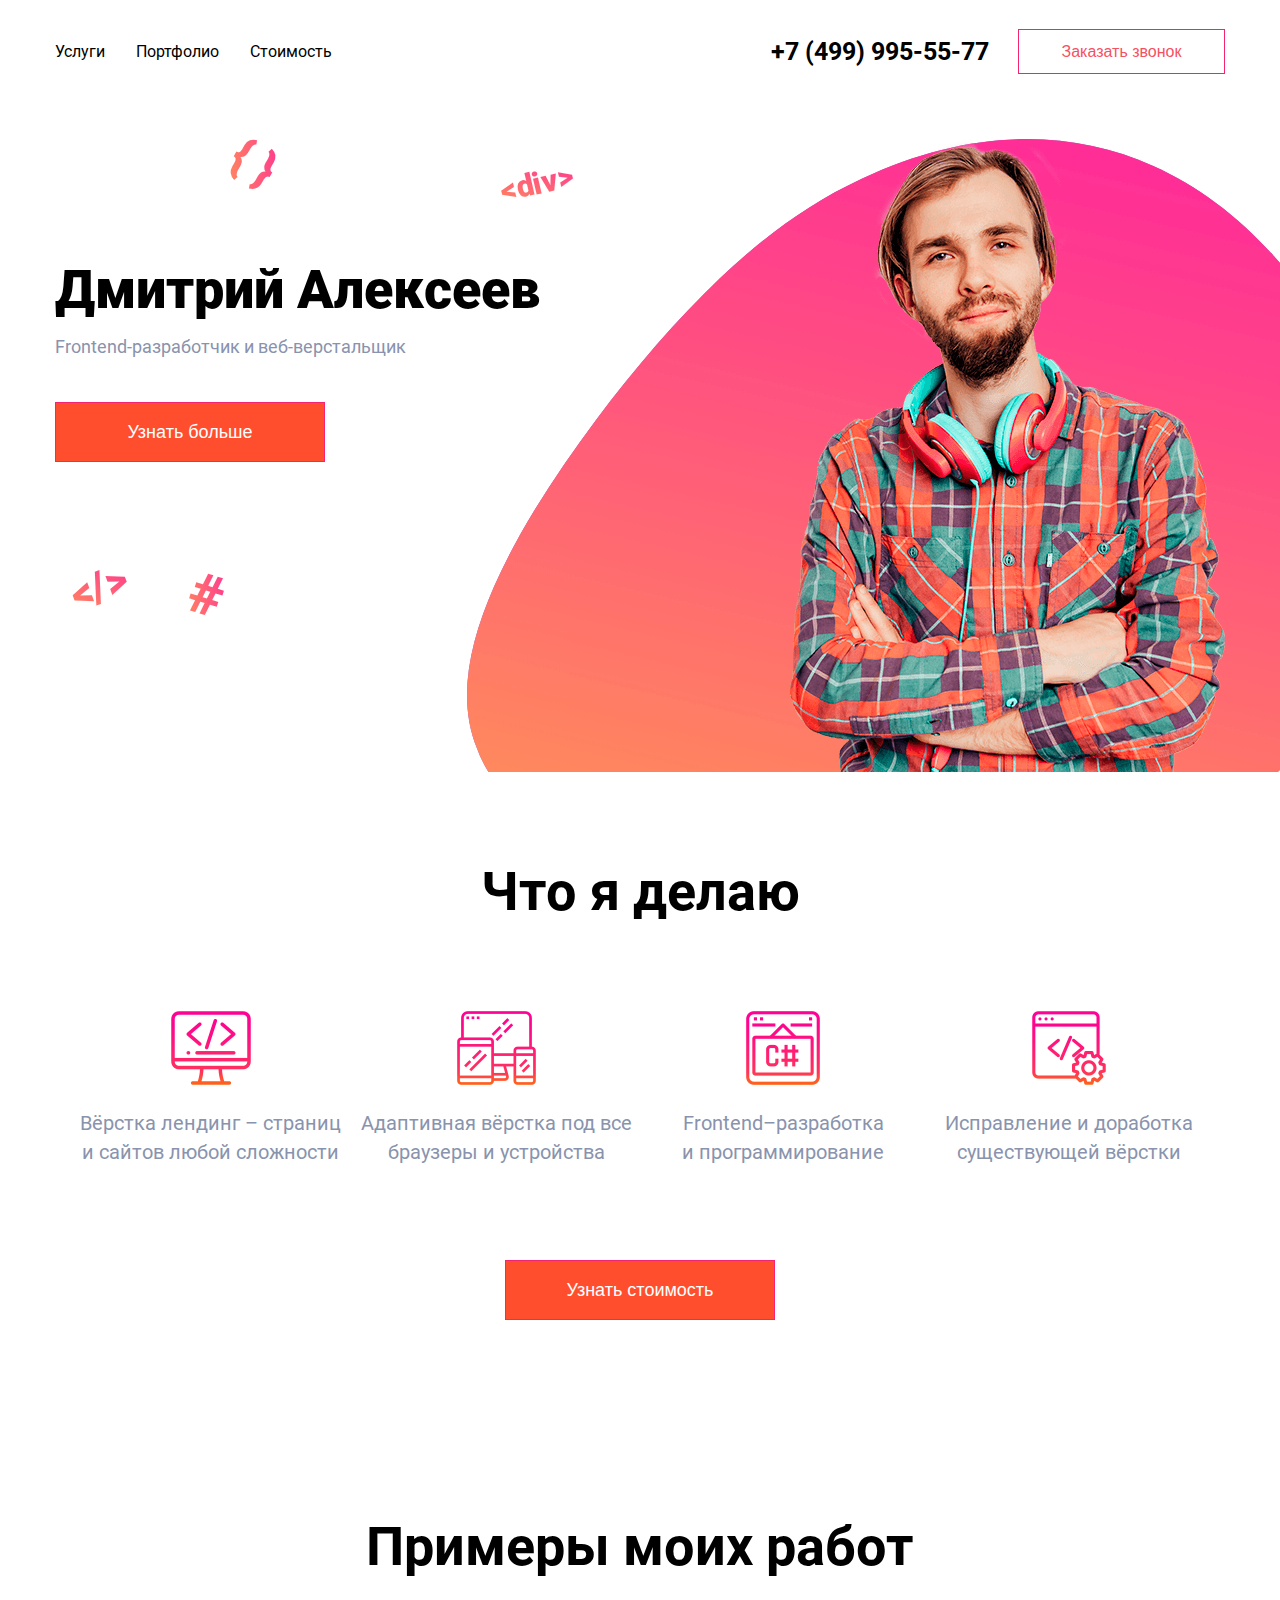
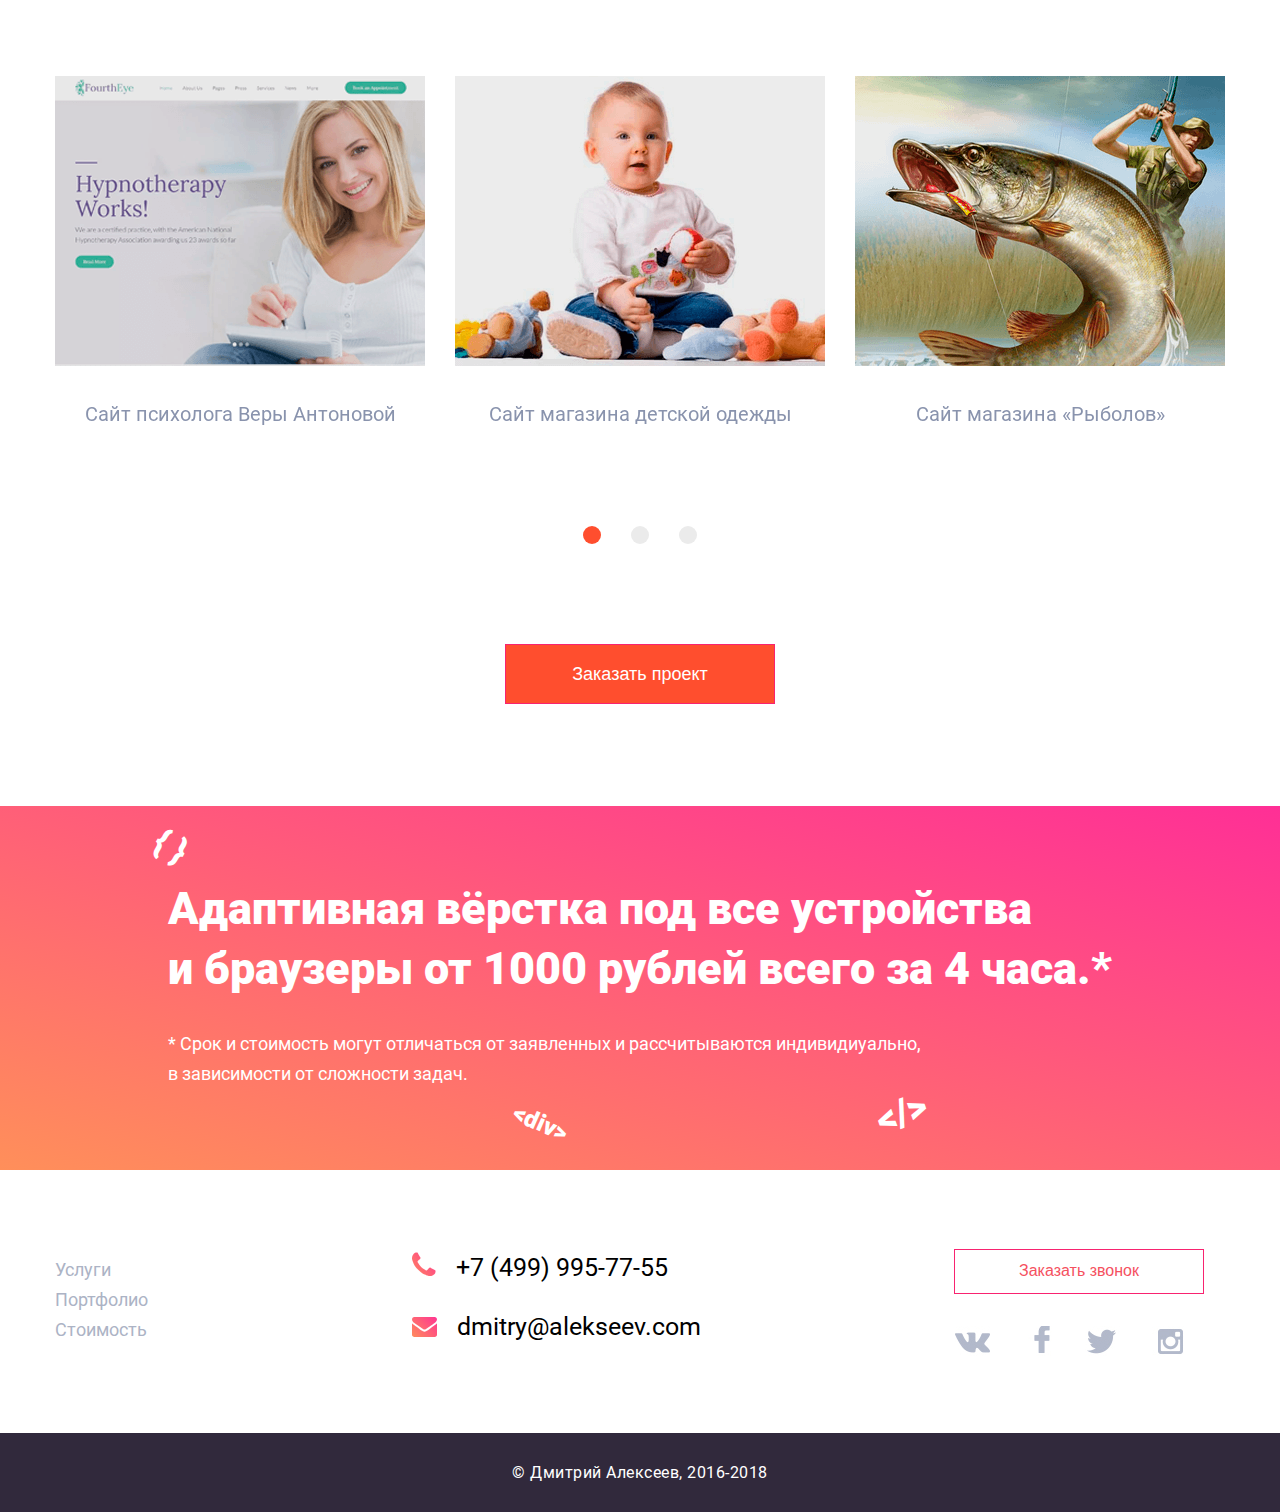
<file: index.html>
<!DOCTYPE html>
<html lang="ru">
	<head>
		<title>Дмитрий Алексеев - фронтенд-разработчик и верстальщик</title>
		<meta charset="UTF-8"> 
		<link rel="stylesheet" type="text/css" href="css/M7_1_style.css">
		<!-- <link rel="stylesheet" href="libs/font-awesome/css/font-awesome.css"> --> 
		<link rel="apple-touch-icon" sizes="180x180" href="libs/fav/apple-touch-icon.png">
		<link rel="icon" type="image/png" sizes="32x32" href="libs/fav/favicon-32x32.png">
		<link rel="icon" type="image/png" sizes="16x16" href="libs/fav/favicon-16x16.png">
		<link rel="manifest" href="libs/fav/site.webmanifest">
		<meta name="msapplication-TileColor" content="#da532c">
		<meta name="theme-color" content="#ffffff">
		<!-- <link rel="stylesheet" href="libs/slider/swiper.min.css">
		<link rel="stylesheet" href="libs/slider/default-styles.css">
		<link rel="stylesheet" href="libs/slider/style.css"> -->
		<meta name="viewport" content="width=device-width, initial-scale=1">
	</head>
	<body>

		<div class="site-container">

			<header class="header">
					<div class="container header__container">
						<nav class="header__menu menu">
							<button class="header__burger" type="button" aria-label="Меню">

								<picture class="header__burger">
									<source media="(max-width: 576px)" srcset="img/burger_320.png"> 
									<img src="img/burger.png" alt="бургер">
								</picture>

							</button>
							<ul class="menu__list list">
								<li class="list__item"> <a href="#1" class="list__link">Услуги</a></li>
								<li class="list__item"> <a href="#2" class="list__link ">Портфолио</a></li>  <!-- убрал  list__link_active -->
								<li class="list__item"> <a href="#3" class="list__link">Стоимость</a></li>
							</ul>
						</nav>
						<a href="tel:+74999955577" class="header__tel tel">+7 (499) 995-55-77</a>
						<button class="header__callback callback">Заказать звонок
						</button>
						<button class="header__phone">
							<svg height="36" width="36">
  							<circle cx="21" cy="13" r="12" stroke="#fa539c" stroke-width="2" fill="white">
  							</circle>
							</svg>
						</button>
					</div>
			</header>

			<main class="main">
				<section class="about">
					<span class="fly__tag fly__tag_braces">{&nbsp;}</span>		
					<span class="fly__tag fly__tag_div">&#60;div&#62;</span>
					<span class="fly__tag fly__tag_hash">#</span>
					<span class="fly__tag fly__tag_div2">&#60;div&#62;</span>
					<span class="fly__tag fly__tag_closed">&#60;/&#62;</span>											
					<span class="fly__tag fly__tag_closed2">&#60;/&#62;</span>		

					<div class="container about__container">
						<div class="about__information information">
							<h1 class="information__title">Дмитрий Алексеев
							<span class="information__sub">Frontend-разработчик и веб-верстальщик</span></h1>
							<button class="information__button button-about">Узнать больше</button>
						</div>
						
						<picture class="about__img">
							<source media="(max-width: 376px)" srcset="img/about/human_320.png"> 
							<img src="img/about/human_1920.png" alt="фото">
						</picture>

					</div>
						
					<picture class="about__ellipse">
						<source media="(max-width: 320px)" srcset="img/about/ellipse_320.svg"> <source media="(max-width: 1024px)" srcset="img/about/ellipse_1024.svg">
						<img src="img/about/ellipse_1920.svg" alt="фон эллипс">
					</picture>	
					
				</section>
				

				<section class="abilities"> 
					<div class="container abilities__container">
						<h2 class="abilities__title title" id="1"> Что я делаю</h2>

						<div class="container abilities__row">
							<div class="abilities__column">
								<div class="item-about">

									<picture class="item-about__icon">
										<source media="(max-width: 376px)" srcset="img/abilities/icon1_320.png">
										
										<img src="img/abilities/icon1.png" alt="icon">
									</picture>	

									<p class="item-about__text">Вёрстка лендинг&nbsp;–&nbsp;страниц <br>и сайтов любой сложности
									</p>
								</div>
							</div>
							<div class="abilities__column">
								<div class="item-about">
																		
									<picture class="item-about__icon">
										<source media="(max-width: 376px)" srcset="img/abilities/icon2_320.png">
										
										<img src="img/abilities/icon2.png" alt="icon">
									</picture>

									<p class="item-about__text">Адаптивная вёрстка под все<br>браузеры и устройства
									</p>
								</div>
							</div>
							<div class="abilities__column">
								<div class="item-about">
									
									<picture class="item-about__icon">
										<source media="(max-width: 376px)" srcset="img/abilities/icon3_320.png">
										
										<img src="img/abilities/icon3.png" alt="icon">
									</picture>

									<p class="item-about__text">Frontend–разработка <br> и программирование
									</p>
								</div>
							</div>
							<div class="abilities__column">
								<div class="item-about">

									<picture class="item-about__icon">
										<source media="(max-width: 376px)" srcset="img/abilities/icon4_320.png">
										
										<img src="img/abilities/icon4.png" alt="icon">
									</picture>
									
									<p class="item-about__text">Исправление и доработка <br>существующей вёрстки
									</p>
								</div>
							</div>	
						</div>
						<button class="main__button button-about">Узнать стоимость</button>
					</div>

				</section>

				<section class="portfolio">

					<div class="container portfolio__container">
						<h2 class="portfolio__title title" id="2"> Примеры моих работ</h2>


						<div class="slider-container">
							<div class="slider-buttons">
								<div class="swiper-button-next"></div>
								<div class="swiper-button-prev"></div>
							</div>
							<!-- <div class="swiper-container swiper-no-swiping"> -->
							<div class="swiper-container">
								<div class="swiper-wrapper">
									<div class="swiper-slide card">
										<picture class="swiper1">
											<source media="(max-width: 320px)" srcset="img/swiper/img1-320.png"> <source media="(max-width: 1100px)" srcset="img/swiper/img1-1024.png">
											<img src="img/swiper/img1-1920.png" alt="слайд1">
										</picture>
										<p class="picture-about__text">Сайт психолога Веры Антоновой
										</p>
									</div>

									<div class="swiper-slide card">
										<picture class="swiper2">
											<source media="(max-width: 320px)" srcset="img/swiper/img2-320.png"> <source media="(max-width: 1100px)" srcset="img/swiper/img2-1024.png">
											<img src="img/swiper/img2-1920.png" alt="слайд2">
										</picture>
										<p class="picture-about__text">Сайт магазина детской одежды
										</p>		
									</div>

									<div class="swiper-slide card">
										<picture class="swiper3">
											<source media="(max-width: 320px)" srcset="img/swiper/img3-320.png"> <source media="(max-width: 1100px)" srcset="img/swiper/img3-1024.png">
											<img src="img/swiper/img3-1920.png" alt="слайд1">
										</picture>
										<p class="picture-about__text">Сайт магазина «Рыболов»
										</p>	
									</div>
									
								</div>
								
								<div class="swiper-pagination">
									
								</div>
							</div>	

						</div>

						<button class="main__button button-about">Заказать проект</button>
					</div>

				</section>

				<section class="price">

					<span class="fly__tag_price fly__tag_braces-price">{&nbsp;}</span>
					<span class="fly__tag_price fly__tag_closed-price">&#60;/&#62;</span>
					<span class="fly__tag_price fly__tag_hash-price">#</span>		
					<span class="fly__tag_price fly__tag_div-price">&#60;div&#62;</span>
					<span class="fly__tag_price fly__tag_braces2-price">{&nbsp;}</span>

					<div class="price__information">
						<h2 class="price__title" id="3">
						Адаптивная вёрстка под все устройства <br>и браузеры от 1000 рублей всего за 4 часа.*</h2>
						<p class="price__sub">* Срок и стоимость могут отличаться от заявленных и рассчитываются индивидиуально, <br>в зависимости от сложности задач.</p>
					</div>
				</section>

			</main>

			<footer class="footer">
				<div class="container footer__container">
					
						<nav class="footer__menu menu">
							<ul class="menu__list list">
								<li class="list__item-footer"> <a href="#1" class="list__link-footer">Услуги</a></li>
								<li class="list__item-footer"> <a href="#2" class="list__link-footer">Портфолио</a></li>
								<li class="list__item-footer"> <a href="#3" class="list__link-footer">Стоимость</a></li>
							</ul>
						</nav>

						<div class="footer__contacts">
							<ul class="contacts">
								<li class="contacts__item"><a href="tel:+74999955577" class="tel-footer">+7 (499) 995-77-55</a></li>

								<li class="contacts__item"><a href="mailto:dmitry@alekseev.com" class="mail">dmitry@alekseev.com</a></li>
							</ul>
						</div>

						<div class="footer__social">
							<button class="footer__callback" type="button" >Заказать звонок
							</button>

							<ul class="footer__icons">
								<li><a href="https://vk.com/" target="_blank" class="icons icons_vk" aria-label="Перейти в ВКонтакт"> </a></li>
								<li><a href="https://www.facebook.com" target="_blank" class="icons icons_facebook" aria-label="Перейти в Фейсбук"></a></li>
								<li><a href="https://twitter.com" target="_blank" class="icons icons_twitter" aria-label="Перейти в Твиттер"></a></li>
								<li><a href="https://www.instagram.com/" target="_blank" class="icons icons_insta" aria-label="Перейти в Инстаграмм"></a></li>
							</ul>

						</div>
					
				</div>
				<small class="footer__bottom">&#169;&nbsp;Дмитрий Алексеев,&nbsp;2016-2018</small>
			</footer>
		</div>

		<div class="popup">
			<form class="popup__form">

				<input type="hidden" name="project_name" value="Заказ веб страницы">
				<input type="hidden" name="admin_email" value="igor.zavedyuk@yandex.ru">
				<input type="hidden" name="form_subject" value="Тема">

				<button class="form_close"><img src="img/popup/cross.png" width="26" height="26" alt="закрыть"></button>

				<input type="text" name="имя" class="form_name" placeholder="введите свое имя">
				<input type="tel" name="телефон" class="form_number" placeholder="введите номер обратной связи">
				<p class="confirmation">Данные отправлены, мы Вам перезвоним!!!</p>
				<button type="submit" class="form_button" > Нажмите для отправки </button>
				
			</form>
	
		</div>

		<div class="popup__nav">

			<nav class="menu__popup">
				<button class="form_close"><img src="img/popup/cross.png" width="26" height="26" alt="закрыть"></button>

				<ul class="menu__popup_list">
					<li class="list__item"> <a href="#1" class="list__link">Услуги</a></li>
					<li class="list__item"> <a href="#2" class="list__link">Портфолио</a></li>
					<li class="list__item"> <a href="#3" class="list__link">Стоимость</a></li>
				</ul>
			</nav>

		</div>
		<script src="js/jquery-3.3.1.js"></script>
		<script src="libs/jquery.validate.min.js"></script>
		<script src="libs/jquery.inputmask.min.js"></script>
		<script src="libs/slider/swiper.min.js"></script>
		<!-- <script src="libs/slider/slider.js"></script> -->
		<script src="js/M7_1_form.js"></script>
		<script>
			$('input[type="tel"]').inputmask({"mask": "+7(999) 999-9999"}); //specifying options

			$('form').each(function(){
				$(this).validate({
					// errorPlacement(error, element){ - этот кусок если открыть убирает подсвечивание дефолтного текста что в поле требуется ввод, и messages работают
					// 	return true;
					// },
					focusInvalid: false,
					rules: {
						телефон: {
							required: true,

						},
						имя: {
							required: true,
						}
					},
					messages: {
						телефон: {
							required: "заполните поле",
						},
						имя: {
							required: "заполните поле",
						}
					},
					submitHandler(form){
						let th = $(form);

					$.ajax({
						type: 'POST',
						url: 'libs/mail.php',
						data: th.serialize(),
					}).done(() => {
						console.log('Отправлено') 
						
						th.trigger('reset');

					
					$('.confirmation').fadeIn(400);
					
					});

					return false;
					}
			});
			});
		</script>
	</body>
</html>
</file>
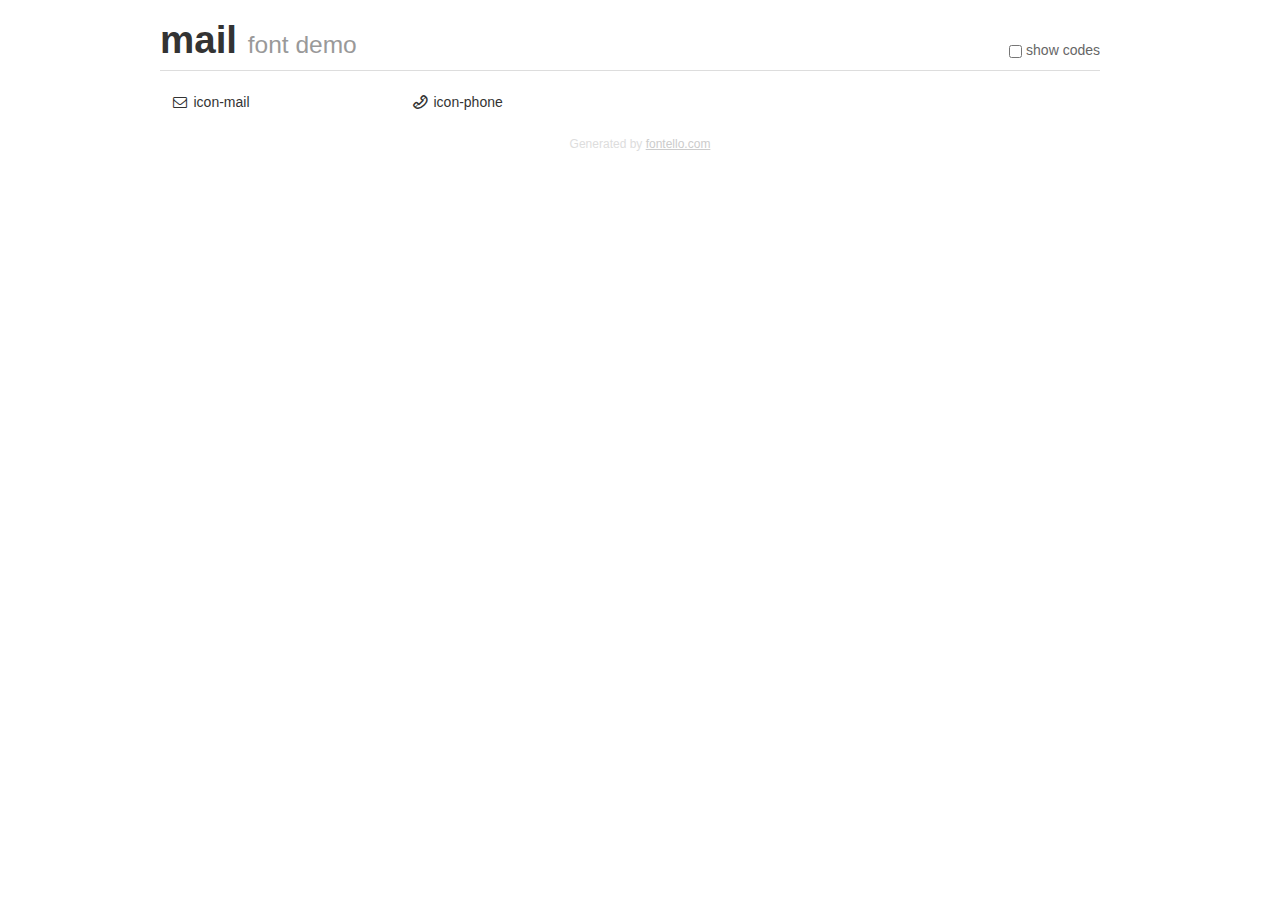
<file: img/fontello/demo.html>
<!DOCTYPE html>
<html>
  <head><!--[if lt IE 9]><script language="javascript" type="text/javascript" src="//html5shim.googlecode.com/svn/trunk/html5.js"></script><![endif]-->
    <meta charset="UTF-8"><style>/*
 * Bootstrap v2.2.1
 *
 * Copyright 2012 Twitter, Inc
 * Licensed under the Apache License v2.0
 * http://www.apache.org/licenses/LICENSE-2.0
 *
 * Designed and built with all the love in the world @twitter by @mdo and @fat.
 */
.clearfix {
  *zoom: 1;
}
.clearfix:before,
.clearfix:after {
  display: table;
  content: "";
  line-height: 0;
}
.clearfix:after {
  clear: both;
}
html {
  font-size: 100%;
  -webkit-text-size-adjust: 100%;
  -ms-text-size-adjust: 100%;
}
a:focus {
  outline: thin dotted #333;
  outline: 5px auto -webkit-focus-ring-color;
  outline-offset: -2px;
}
a:hover,
a:active {
  outline: 0;
}
button,
input,
select,
textarea {
  margin: 0;
  font-size: 100%;
  vertical-align: middle;
}
button,
input {
  *overflow: visible;
  line-height: normal;
}
button::-moz-focus-inner,
input::-moz-focus-inner {
  padding: 0;
  border: 0;
}
body {
  margin: 0;
  font-family: "Helvetica Neue", Helvetica, Arial, sans-serif;
  font-size: 14px;
  line-height: 20px;
  color: #333;
  background-color: #fff;
}
a {
  color: #08c;
  text-decoration: none;
}
a:hover {
  color: #005580;
  text-decoration: underline;
}
.row {
  margin-left: -20px;
  *zoom: 1;
}
.row:before,
.row:after {
  display: table;
  content: "";
  line-height: 0;
}
.row:after {
  clear: both;
}
[class*="span"] {
  float: left;
  min-height: 1px;
  margin-left: 20px;
}
.container,
.navbar-static-top .container,
.navbar-fixed-top .container,
.navbar-fixed-bottom .container {
  width: 940px;
}
.span12 {
  width: 940px;
}
.span11 {
  width: 860px;
}
.span10 {
  width: 780px;
}
.span9 {
  width: 700px;
}
.span8 {
  width: 620px;
}
.span7 {
  width: 540px;
}
.span6 {
  width: 460px;
}
.span5 {
  width: 380px;
}
.span4 {
  width: 300px;
}
.span3 {
  width: 220px;
}
.span2 {
  width: 140px;
}
.span1 {
  width: 60px;
}
[class*="span"].pull-right,
.row-fluid [class*="span"].pull-right {
  float: right;
}
.container {
  margin-right: auto;
  margin-left: auto;
  *zoom: 1;
}
.container:before,
.container:after {
  display: table;
  content: "";
  line-height: 0;
}
.container:after {
  clear: both;
}
p {
  margin: 0 0 10px;
}
.lead {
  margin-bottom: 20px;
  font-size: 21px;
  font-weight: 200;
  line-height: 30px;
}
small {
  font-size: 85%;
}
h1 {
  margin: 10px 0;
  font-family: inherit;
  font-weight: bold;
  line-height: 20px;
  color: inherit;
  text-rendering: optimizelegibility;
}
h1 small {
  font-weight: normal;
  line-height: 1;
  color: #999;
}
h1 {
  line-height: 40px;
}
h1 {
  font-size: 38.5px;
}
h1 small {
  font-size: 24.5px;
}
body {
  margin-top: 90px;
}
.header {
  position: fixed;
  top: 0;
  left: 50%;
  margin-left: -480px;
  background-color: #fff;
  border-bottom: 1px solid #ddd;
  padding-top: 10px;
  z-index: 10;
}
.footer {
  color: #ddd;
  font-size: 12px;
  text-align: center;
  margin-top: 20px;
}
.footer a {
  color: #ccc;
  text-decoration: underline;
}
.the-icons {
  font-size: 14px;
  line-height: 24px;
}
.switch {
  position: absolute;
  right: 0;
  bottom: 10px;
  color: #666;
}
.switch input {
  margin-right: 0.3em;
}
.codesOn .i-name {
  display: none;
}
.codesOn .i-code {
  display: inline;
}
.i-code {
  display: none;
}
@font-face {
      font-family: 'mail';
      src: url('./font/mail.eot?63781843');
      src: url('./font/mail.eot?63781843#iefix') format('embedded-opentype'),
           url('./font/mail.woff?63781843') format('woff'),
           url('./font/mail.ttf?63781843') format('truetype'),
           url('./font/mail.svg?63781843#mail') format('svg');
      font-weight: normal;
      font-style: normal;
    }
     
     
    .demo-icon
    {
      font-family: "mail";
      font-style: normal;
      font-weight: normal;
      speak: none;
     
      display: inline-block;
      text-decoration: inherit;
      width: 1em;
      margin-right: .2em;
      text-align: center;
      /* opacity: .8; */
     
      /* For safety - reset parent styles, that can break glyph codes*/
      font-variant: normal;
      text-transform: none;
     
      /* fix buttons height, for twitter bootstrap */
      line-height: 1em;
     
      /* Animation center compensation - margins should be symmetric */
      /* remove if not needed */
      margin-left: .2em;
     
      /* You can be more comfortable with increased icons size */
      /* font-size: 120%; */
     
      /* Font smoothing. That was taken from TWBS */
      -webkit-font-smoothing: antialiased;
      -moz-osx-font-smoothing: grayscale;
     
      /* Uncomment for 3D effect */
      /* text-shadow: 1px 1px 1px rgba(127, 127, 127, 0.3); */
    }
     </style>
    <link rel="stylesheet" href="css/animation.css"><!--[if IE 7]><link rel="stylesheet" href="css/" + font.fontname + "-ie7.css"><![endif]-->
    <script>
      function toggleCodes(on) {
        var obj = document.getElementById('icons');
      
        if (on) {
          obj.className += ' codesOn';
        } else {
          obj.className = obj.className.replace(' codesOn', '');
        }
      }
      
    </script>
  </head>
  <body>
    <div class="container header">
      <h1>mail <small>font demo</small></h1>
      <label class="switch">
        <input type="checkbox" onclick="toggleCodes(this.checked)">show codes
      </label>
    </div>
    <div class="container" id="icons">
      <div class="row">
        <div class="the-icons span3" title="Code: 0xe801"><i class="demo-icon icon-mail">&#xe801;</i> <span class="i-name">icon-mail</span><span class="i-code">0xe801</span></div>
        <div class="the-icons span3" title="Code: 0xe802"><i class="demo-icon icon-phone">&#xe802;</i> <span class="i-name">icon-phone</span><span class="i-code">0xe802</span></div>
      </div>
    </div>
    <div class="container footer">Generated by <a href="http://fontello.com">fontello.com</a></div>
  </body>
</html>
</file>
<file: libs/slider/default-styles.css>
/*.card{
	padding: 0px 0px;
	height: 290px;
	color: grey;
	font-size:16px;
}*/

.slider-container{
	max-width: 100%; /*если оставить 1170 то кусок слайда справа 
	будет где то в невидимой области сайта*/
	position: relative;
	margin: 0 auto;
	z-index: 0;
}

.swiper-slide img {  /*/именно это комбинация селекторов заставила слайдер отображать картинки на 100% и по центру страницы адаптивно*/
    flex-shrink: 0;
    width: 100%;
    /*height: 100%;*/
    position: relative;
    transition-property: transform;
}
</file>
<file: css/M7_1_style.css>
@import url('../libs/slider/swiper.min.css');

@import url('../libs/slider/default-styles.css');

@import url('../libs/slider/style.css');

@import url('../libs/font-awesome/css/font-awesome.css');

/* roboto-regular - latin_cyrillic */
@font-face {
  font-family: 'Roboto';
  font-style: normal;
  font-weight: 400;
  src: url('../libs/fonts/roboto-v20-latin_cyrillic-regular.eot'); /* IE9 Compat Modes */
  src: local('Roboto'), local('Roboto-Regular'),
       url('../libs/fonts/roboto-v20-latin_cyrillic-regular.eot?#iefix') format('embedded-opentype'), /* IE6-IE8 */
       url('../libs/fonts/roboto-v20-latin_cyrillic-regular.woff2') format('woff2'), /* Super Modern Browsers */
       url('../libs/fonts/roboto-v20-latin_cyrillic-regular.woff') format('woff'), /* Modern Browsers */
       url('../libs/fonts/roboto-v20-latin_cyrillic-regular.ttf') format('truetype'), /* Safari, Android, iOS */
       url('../libs/fonts/roboto-v20-latin_cyrillic-regular.svg#Roboto') format('svg'); /* Legacy iOS */
}
/* roboto-italic - latin_cyrillic */
@font-face {
  font-family: 'Roboto';
  font-style: italic;
  font-weight: 400;
  src: url('../libs/fonts/roboto-v20-latin_cyrillic-italic.eot'); /* IE9 Compat Modes */
  src: local('Roboto Italic'), local('Roboto-Italic'),
       url('../libs/fonts/roboto-v20-latin_cyrillic-italic.eot?#iefix') format('embedded-opentype'), /* IE6-IE8 */
       url('../libs/fonts/roboto-v20-latin_cyrillic-italic.woff2') format('woff2'), /* Super Modern Browsers */
       url('../libs/fonts/roboto-v20-latin_cyrillic-italic.woff') format('woff'), /* Modern Browsers */
       url('../libs/fonts/roboto-v20-latin_cyrillic-italic.ttf') format('truetype'), /* Safari, Android, iOS */
       url('../libs/fonts/roboto-v20-latin_cyrillic-italic.svg#Roboto') format('svg'); /* Legacy iOS */
}
/* roboto-700 - latin_cyrillic */
@font-face {
  font-family: 'Roboto';
  font-style: normal;
  font-weight: 700;
  src: url('../libs/fonts/roboto-v20-latin_cyrillic-700.eot'); /* IE9 Compat Modes */
  src: local('Roboto Bold'), local('Roboto-Bold'),
       url('../libs/fonts/roboto-v20-latin_cyrillic-700.eot?#iefix') format('embedded-opentype'), /* IE6-IE8 */
       url('../libs/fonts/roboto-v20-latin_cyrillic-700.woff2') format('woff2'), /* Super Modern Browsers */
       url('../libs/fonts/roboto-v20-latin_cyrillic-700.woff') format('woff'), /* Modern Browsers */
       url('../libs/fonts/roboto-v20-latin_cyrillic-700.ttf') format('truetype'), /* Safari, Android, iOS */
       url('../libs/fonts/roboto-v20-latin_cyrillic-700.svg#Roboto') format('svg'); /* Legacy iOS */
}
/* roboto-700italic - latin_cyrillic */
@font-face {
  font-family: 'Roboto';
  font-style: italic;
  font-weight: 700;
  src: url('../libs/fonts/roboto-v20-latin_cyrillic-700italic.eot'); /* IE9 Compat Modes */
  src: local('Roboto Bold Italic'), local('Roboto-BoldItalic'),
       url('../libs/fonts/roboto-v20-latin_cyrillic-700italic.eot?#iefix') format('embedded-opentype'), /* IE6-IE8 */
       url('../libs/fonts/roboto-v20-latin_cyrillic-700italic.woff2') format('woff2'), /* Super Modern Browsers */
       url('../libs/fonts/roboto-v20-latin_cyrillic-700italic.woff') format('woff'), /* Modern Browsers */
       url('../libs/fonts/roboto-v20-latin_cyrillic-700italic.ttf') format('truetype'), /* Safari, Android, iOS */
       url('../libs/fonts/roboto-v20-latin_cyrillic-700italic.svg#Roboto') format('svg'); /* Legacy iOS */
}
/* roboto-900 - latin_cyrillic */
@font-face {
  font-family: 'Roboto';
  font-style: normal;
  font-weight: 900;
  src: url('../libs/fonts/roboto-v20-latin_cyrillic-900.eot'); /* IE9 Compat Modes */
  src: local('Roboto Black'), local('Roboto-Black'),
       url('../libs/fonts/roboto-v20-latin_cyrillic-900.eot?#iefix') format('embedded-opentype'), /* IE6-IE8 */
       url('../libs/fonts/roboto-v20-latin_cyrillic-900.woff2') format('woff2'), /* Super Modern Browsers */
       url('../libs/fonts/roboto-v20-latin_cyrillic-900.woff') format('woff'), /* Modern Browsers */
       url('../libs/fonts/roboto-v20-latin_cyrillic-900.ttf') format('truetype'), /* Safari, Android, iOS */
       url('../libs/fonts/roboto-v20-latin_cyrillic-900.svg#Roboto') format('svg'); /* Legacy iOS */
}

html, body {
	margin: 0;
	padding: 0;
	font-family: Roboto;
	min-width: 320px;
	outline-color: transparent;
}

.site-container{
	margin: 0 auto;
}

a:active, a:focus { outline: none; }
button:active, button:focus {outline: none;}
span:active, span:focus {outline: none;}
.swiper-button-prev:active, .swiper-button-prev:focus {outline: none;}
.swiper-button-next:active, .swiper-button-next:focus {outline: none;}

button {
	cursor: pointer;
}

.list__item a:hover{
	text-decoration: none;
	opacity:0.5;
	/*font-weight: 900;*/
	color:red; 
	transition: text-decoration 1s, font-weight 1s, opacity 1s, color 1s, linear 1s;
}

a.list__link-footer:hover{
	text-decoration: none;
	/*font-weight: 900;*/
	color:red; 
	transition: text-decoration 1s, font-weight 1s, color 1s, linear 1s;
}

a.tel-footer:hover, a.mail:hover{
	text-decoration: none;
	/*font-weight: 900;*/
	color: red;
	transition: text-decoration 1s, font-weight 1s, color 1s, linear 1s;

}

.list__item a:not(:hover), a.list__link-footer:not(:hover), a.tel-footer:not(:hover), a.mail:not(:hover){
	transition: 1s;
} 


.header__tel.tel:hover{
	text-decoration: none; 
	/*font-weight: 900;*/
	color:red;
	transition: text-decoration 1s, font-weight 1s, color 1s, linear 1s;
}


.menu__popup_list .list__link:hover{                 
	text-decoration: none;
	/*font-weight: 900;*/
	color:red; 
	transition: text-decoration 1s, font-weight 1s, color 1s, linear 1s;
}

.icons:hover {
	transform: scale(1.5);
	transition: transform 1s;
}


button:hover {

	background: white;
	color:red;
	/*font-weight: 900;*/
	border: 1px solid red;
	/*transform: scale(1.1);
*/	transition: background 1s, color 1s, font-weight 1.5s, border 1s, linear 1s;
}

.header__callback.callback:hover, .information__button.button-about:hover, .footer__callback:hover {
	background: white;
	color:red;
	/*font-weight: 900;*/
	border:1px solid red;
	transform: scale(1.1);
	transition: background 1s, color 1s, font-weight 1.5s, border 1s, linear 1s;
}


button:not(:hover){
	transition: 1s;
}

.icons:not(:hover), .header__callback.callback:not(:hover), .information__button.button-about:not(:hover), .menu__popup_list .list__link:not(:hover), .header__tel.tel:not(:hover), .footer__callback:hover{
	transition: 1s;
}

/*HEADER*/

.header{
	padding: 26px 0 60px;
}

.container{
	max-width: 1170px;
	margin: 0 auto;
	padding: 0 20px;
	display: flex;
}

.header__container{
	flex:0 0 33.33%;
	align-items: center;
}

.menu__list.list{
	list-style-type: none;
	padding-left: 0;
}

.list__item {
	display: inline-block;
	
}

 .list__link {
 	text-decoration: none;
 	color: black;								
	font-size: 16px;
	margin-right: 27px;
 }

 .list__link.list__link_active{    
	text-decoration: none;
	color:#fc557c;
}

.header__burger{
	display: none;
}

.header__tel.tel{
	margin-left:auto;
	text-decoration: none;
	font-size: 25px;
	color:black;
	font-weight: bold;
}

.header__callback.callback{
	border: 1px solid #f82370;
	background: transparent;
	width: 207px;
	height: 45px;
	margin-left: 29px; 
	color: #f5515f;
	font-size: 16px;
}

.header__phone{
	display: none;
}
/*ABOUT*/

.about__container{
	justify-content: space-between;
}

.fly__tag{
	position: absolute;
	font-weight: 900;
	background-image: linear-gradient(to top right, #ff8f5a, #ff2f96);
	-webkit-background-clip: text;
	background-clip: text;
	color: transparent;
}

.fly__tag_braces{
	font-size: 48px;
    transform: rotate(30deg);
    left: 129px;
    top: 134px;
}

.fly__tag_div{
    font-size: 31px;
    transform: rotate(-13deg);
    left: 785px;
    top: 165px;
}

.fly__tag_hash{
    font-size: 57px;
    transform: rotate(17deg);
    left: 245px;
    top: 362px;
}

.fly__tag_div2{
    font-size: 39px;
    transform: rotate(19deg);
    left: 947px;
    top: 540px;
    
}

.fly__tag_closed{
    font-size: 42px;
    transform: rotate(-20deg);
    left: 376px;
    top: 666px;
}

.fly__tag_closed2{
	font-size: 42px;
    transform: rotate(-20deg);
    left: 176px;
    top: 166px;
    display: none;
}

.information__title{
	font-size: 80px;
	font-weight: 900;
	margin-bottom: 45px;
	padding-top: 85px;
}

.information__sub{
	display: block;
	font-size: 25px;
	color: #8993ad;
	font-weight: 400;
	margin-top: 15px;
}

/*.information__button.button-about{
	border: 1px solid #f82370;
	background: #ff4e2e;
	width: 270px;
	height: 60px;
	color: white;
	font-size: 18px;
}*/

.about__img{
	position: relative;
	z-index: 3;
	margin-right: -80px;
	margin-left:70px;
	margin-bottom: -20px;
}

.about__ellipse {
	position: absolute;
	top:139px;
	height: 630px;
	right: 0;
}

/*ABILITIES*/

.abilities{
	background: #ffffff;
	position: relative;
	z-index: 2;
}

.abilities__container{
	flex-direction: column;
	justify-content: center;
}

.title{
	margin: 88px auto;
	font-size: 54px;
	font-weight: bold;
}

.abilities__row{
	display: flex;
	justify-content: space-between;
	margin:0 0;
}

.abilities__column{
	flex: 0 0 26%;
}


.button-about{
	border: 1px solid #f82370;
	background: #ff4e2e;
	width: 270px;
	height: 60px;
	color: white;
	font-size: 18px;
}

.main__button {
	margin: 84px auto 87px;
}

.item-about { 
	display: flex;
	flex-direction: column;
	justify-content: center;
}

.item-about__icon{
	margin: 0 auto;
}

.item-about__text{
	text-align: center;
	/*width: 280px;*/
	font-size: 20px;
	color: #8993ad;
	line-height: 29px;
	margin-bottom: 0;

}

/*PORTFOLIO*/

.portfolio{
	background: #ffffff;
	position: relative;
}

.arrow-left{
	position: absolute;
	left:330px;
	top:355px;
}

.arrow-right{
	position: absolute;
	left:1500px;
	top: 355px;
}

.portfolio__container{
	flex-direction: column;
	justify-content: center;
	margin-top: 20px;
}

.portfolio__row{
	display: flex;
}

.portfolio__column{
	flex: 0 0 33.33%;
	margin-top: 13px;
}

.picture-about { 
	display: flex;
	flex-direction: column;
	justify-content: center;
}

.picture-about__icon{
	margin: 0 auto 32px;
}

.picture-about__text{
	text-align: center;
	font-size: 20px;
	color: #8993ad;
	margin: 32px auto 0;
}

/*PRICE*/

.price {
    background: linear-gradient(to top right, #ff8f5a, #ff2f96);
    position: relative;
    max-width: 1920px;
	margin: 15px auto 0;
	padding: 0 20px;
	display: flex;
	justify-content: center;
	align-items: center;
}

.fly__tag_price{
	position: absolute;
	font-weight: 900;
	color: white;
}

.fly__tag_braces-price{
	font-size: 48px;
    transform: rotate(30deg);
    left: 129px;
    top: 60px;
}

.fly__tag_div-price{
    font-size: 35px;
    transform: rotate(20deg);
    left: 1425px;
    top: 305px;
}

.fly__tag_hash-price{
    font-size: 57px;
    transform: rotate(17deg);
    left: 245px;
    top: 250px;
}

.fly__tag_closed-price{
    font-size: 42px;
    transform: rotate(-20deg);
    left: 1653px;
    top: 75px;
}

.fly__tag_braces2-price{
    font-size: 45px;
    transform: rotate(-20deg);
    left: 1770px;
    top: 260px; 
}

.price__information{
	display: flex;
	flex-direction: column;
	justify-content: flex-start;
	max-width: 976px;
	line-height: 60px;
	margin: 73px auto 63px;
}

.price__title{
	font-size: 45px;
	font-weight: 900;
	color: white;
	margin: 0 auto;
}

.price__sub{
	font-size: 18px;
	color: white;
	font-weight: 400;
	margin-top: 30px;
	line-height: 30px;
}

/*FOOTER*/

.footer__container{
	flex-direction: row;
	justify-content: space-between;
	align-items: baseline;
}

.footer__menu{
	display: block;
}

.list__item-footer{
	margin-bottom: 9px;
	font-size: 18px;
}

.list__link-footer{
	text-decoration: none;
	color: #acb3c5;
}

.footer__contacts{
	display: block;
	list-style-type:none;
}

.contacts{
	list-style-type:none;
	margin: 80px auto 92px;
}

.contacts__item{
	font-size: 25px;
	font-weight: 400;
	margin-bottom: 30px;
}

.tel-footer, .mail{
	text-decoration: none;
	color: black;
}

.tel-footer:before {
	content:'\f095';
	font-family: FontAwesome;
	font-size: 30px;
	background-image: linear-gradient(to top right, #ff8f5a, #ff2f96);
  	-webkit-background-clip: text;
	color: transparent;
	margin-right: 20px;
}

.mail::before{
	content:'\f0e0';
	font-family: FontAwesome;
	background-image: linear-gradient(to top right, #ff8f5a, #ff2f96);
  	-webkit-background-clip: text;
	color: transparent;
	margin-right: 20px;
}

.footer__callback{
	border: 1px solid #f82370;
	background: transparent;
	width: 250px;
	height: 45px;
	margin-left: 29px;
	color: #f5515f;
	font-size: 16px;
}

.footer__social{
	display: block;
	margin-right: -20px;

}

.footer__icons{
	list-style-type:none;
	display: flex;
	padding: 30px;
	margin-top: 0;
}

.icons{
	background-image: url(../img/icons/sprite.jpg);
  	background-repeat: no-repeat;
  	height: 35px;
  	width: 35px;
  	display: inline-block;
  	margin-right: 30px;
}

.icons_vk{
	background-position: -29px;
}

.icons_facebook{
	background-position: -80px;
}

.icons_twitter{
	background-position: -138px;
}

.icons_insta{
	background-position: -190px;
}

.footer__bottom{
	background-color: #31293c;
	font-size: 16px;
	color:white;
	margin:0 auto;
	padding:30px 0;
	display: flex;
	justify-content: center;
	letter-spacing: .5px;
}

.about, .price {
		overflow: hidden;
	}

/*POPUP*/

.popup{	
	display: none;
	position: fixed;
	top:0;
	left: 0 ; /*чтоб окно всплывало по центру сайта при перемещении кода штмл всплывающего блока вниз*/
	width: 100%;
	height:100%;
	background: grey;
	z-index: 10;
	background-image: url(../img/popup/central-bg-top.png);
	text-align: center;
	vertical-align: middle;
	overflow-y: scroll;
}
.popup:before{
	display: inline-block;
    height: 100%;
    vertical-align: middle;
    content: "";
}


.popup__form{
	vertical-align: middle;
	display: inline-block;
	width: 0;
	height: 0;
	border:2px solid red;
	border-radius: 10px;
	background-color: white;
	padding:20px /*было 20*/
	font-size: 20px;

}

.form_name{
	display: inline-block;
	margin: 10px auto;
	width: 400px; /*было 400*/
	height: 50px;
	border:3px solid grey;
	border-radius: 10px;
	background-color: white;
	padding:10px 20px;
	font-size: 20px;
	font-style: italic;
	font-family: Roboto;
}

.form_number{
	display: inline-block;
	margin: 40px auto;
	width: 400px;/*было 400*/
	height: 50px;
	border:2px solid grey;
	border-radius: 10px;
	background-color: white;
	padding:10px 20px;
	font-size: 20px;
	font-style: italic;
	font-family: Roboto;
}

.form_button{
	display: inline-block;
	margin: 55px auto; /*было 65px auto*/
	width: 280px;
	height: 60px;
	border:3px solid red;
	box-shadow: 2px 2px 20px 2px;
	border-radius: 10px;
	background-color: white;
	padding:5px;
	font-size: 15px;
	text-align: center;
	font-family: Roboto;
}

.form_close{
	display: block;
	border: none;
	background-color: transparent;
	padding: 10px;
}

.popup__form .form_close{
	border: none;
}

.fixed {
	/*position:fixed;*/ /*позиционируем чтобы исчез скролл*/
	width:100%; /*чтобы верстка не складывалась по ширине*/
	overflow-y: hidden;
}

.confirmation {
	display: none;
	margin:0;
	font-weight: 700;
	color: green;
}

/*POPUP NAV*/

.popup__nav{
	display: none;
	position: fixed;
	top:0;
	left: 0;
	width: 100%;
	height:100%;
	/*background: grey;*/
	z-index: 3;
}

.menu__popup {
	margin: 20px 0 0 10px;
	width: 0;
	height: 0;
	border-radius: 10px;
	background-color: white;
	padding:10px;
	font-size: 20px;
	text-align: left;
	opacity: 0.9;
}

.menu__popup_list{
	padding-left: 30px;
}


.menu__popup_list .list__item {
	margin-bottom: 15px;
}

.menu__popup_list .list__link{
	text-decoration: none;
	color:black;
}

.error{
	background-color: pink;
	color:black;
	margin-left: 2px;
}

@media (max-width: 1820px) { 

.information__title{
	font-size: 68px;
}

/*ABOUT */
.fly__tag_hash {
	left: 200px;
		 top: 562px;
}

.fly__tag_div2 {
	display: none;
}

/*PRICE*/

.fly__tag_braces2-price{
	display: none;
}

.fly__tag_closed-price{
	left: 1253px;
	top: 275px;
}

.fly__tag_div-price{
	font-size: 30px;
	transform: rotate(24deg);
	left: 925px;
	top: 20px;
}

.fly__tag_hash-price {
	top:280px;
}

}

@media (max-width: 1320px) { 
	
.container{
	overflow-x:	hidden;
	overflow-y:hidden;
}

/*ABOUT */
.information__title {
font-size: 54px;
position: relative;
z-index: 1;
}

.information__sub {
font-size: 18px;
}

.fly__tag_hash {
	left: 190px;
		 top: 562px;
		 transition: 1s;

}

.fly__tag_closed{
	left: 70px;
		top: 562px;
		transition: 1s;
}

.fly__tag_braces{
	 left: 232px;
	  transition: 1s;
}

.fly__tag_div {
    transition: 1s;
    left: 500px;
    top: 165px;
}

.about__img {
	margin-right: 0;
	margin-left: 0;
	 transition: 1s;
}

.abilities__column {
	flex: 0 0 24%;
}

/*ABILITIES*/

.main__button {
	margin-top: 93px;
}

/*PRICE*/
.fly__tag_braces-price {
	font-size: 35px;
	left: 155px;
	top: 20px;
	 transition: 1s;
}

.fly__tag_hash-price {
	display: none;
}

.fly__tag_closed-price {
	font-size: 38px;
	 	left: 876px;
	top: 285px;
	transition: 1s;
}

.fly__tag_div-price {
    font-size: 24px;
    transform: rotate(24deg);
    left: 512px;
    top: 303px;
    transition: 1s;
    
}
}

@media (max-width: 1024px) { 
.container {
	max-width: 952px;
}

header .menu__list  {
	display: none;
}

.header__burger{
	display: inline-block;
	border: none;
	background: none;
}

.header {
	padding: 30px 0 60px;
	margin-left: -10px;
}

/*ABOUT */

.information__title {
	padding-top: 134px;
}

.information__sub {
	margin-top: 21px;
	font-size: 25px;
}

.information__button.button-about {
    width: 318px;
    height: 68px;
    transition: 1s;
}

.about__container{
	overflow-y:hidden;
}

.about__ellipse {
    top: 244px;
    right: 0;
    transition: 1s;
}

.fly__tag_closed2{
	display: inline-block;
	font-size: 44px;
	transform: rotate(15deg);
	left: 424px;
	top: 232px;
	transition: 1s;
}

.fly__tag_hash {
	left: 59px;
	top: 628px;
}

.fly__tag_closed{
	left: 357px;
	top: 581px;
	transition: 1s;
}

.fly__tag_braces{
	 left: 78px;
	 top:156px;
	 transition: 1s;
}

.fly__tag_div {

   	font-size: 30px;
    left: 886px;
    top: 149px;
    transition: 1s;
}

.about__information{
	margin-left: 4px;
}

/*ABILITIES*/
.abilities__column {
	flex: 0 0 50%;
	margin-bottom: 80px;
	transition: 1s;
}

.abilities__column:nth-child(1n+3) {
	margin-bottom: -1px;
}

.abilities__row {
	flex-wrap: wrap;
	overflow-y: hidden;

}

.button-about{
	width: 320px;
	height: 68px;
	transition: 1s;
}

.main__button {
	margin-top: 90px;
}

.abilities__container .main__button {
	margin-top: 81px;
}

/* PORTFOLIO*/
.picture-about__text{
	font-size: 25px;
	margin-top: 18px;
}

/*FOOTER*/

.contacts{
	margin-top: 100px;
}
	
}
@media (max-width: 986px){
 /*ABOUT*/
.fly__tag_closed{
	display: none;
}

.fly__tag_closed2{
	left: 325px;
	top: 232px;
}

.fly__tag_hash{
	top:230px;
	left:30px;
}

.fly__tag_div{
	left:685px;
}

.fly__tag_braces{
	 left: 70px;
	 top:110px;
	 transition: 1s;
}

.information__button.button-about{
	width:210px;
}

 /*PRICE*/

.fly__tag_div-price, .fly__tag_braces-price, .fly__tag_closed-price{
	display: none;
}

.price__title{
	font-size: 34px;
}

.price__sub{
	font-size: 16px;
}
@media (max-width: 768px){
	/*ABOUT*/

.information__title{
	font-size: 40px;
}

.information__sub{
	font-size: 16px;
}

.fly__tag_div {
    left: 480px;
    top:100px;
}

.fly__tag_closed2{
    left: 204px;
    top: 70px;
}

.about__ellipse{
	z-index: -1;
}
/*ABILITIES & PORTFOLIO*/

.title{
	font-size: 40px;
}

/*FOOTER*/

.footer__container {
    justify-content: space-evenly;
    flex-wrap: wrap;
}

}

@media (max-width: 576px){
.header__callback.callback{
		display: none;
	}

.header__phone{
	display: inline-block;
	position: relative;
	margin-top: 5px;
	margin-bottom: 5px;
	border: none;
	background: transparent;
}

.header__tel.tel {
	margin-right: auto;
	font-size: 25px;

}

.header__phone:before{
	content:'\f095';
	font-family: FontAwesome;
	font-size: 17px;
	background-image: linear-gradient(to top right, #ff8f5a, #ff2f96);
  	-webkit-background-clip: text;
	color: transparent;
	/*margin-right: 20px;*/

}

svg{
	position: absolute;
	z-index: -1;
	top:-4px;
	left:-7px;
	/*background-image: linear-gradient(to top right, #ff8f5a, #ff2f96);
  	-webkit-background-clip: text;
	color: white;*/
}
.header__burger{
	padding-left: 7px;
}

/*ABOUT*/
.about__container{
	flex-wrap: wrap;
	flex-direction:column-reverse;
	width: 100%;
	margin-left: -20px;
}

.about__information.information{
	text-align: center;
	background: white;
	z-index: 4;
	width: 100%;
	margin-left:0;
}

.information__title{
	padding-top: 30px;
}

.about__ellipse{
	top:155px;
}

.about__img {
    margin-left: 10px;
}

.information__button.button-about{
	width: 280px;
	margin-bottom: 0;
}

.fly__tag_div{
	left:300px;
}

.fly__tag_hash{
	left: 30px;
	top:240px;
}

/*ABILITIES*/
.title{
	margin: 50px auto;
	font-size: 30px;
}

.button-about{
	margin-bottom: 50px;
}

.abilities__column{
	flex: 0 0 100%;	
	margin-bottom: 50px;
}

.abilities__column:nth-child(3){
	margin-bottom: 50px;
}

/*POPUP*/

.popup{	
	display: none;
	position: fixed;
	top:0;
	left: 0 ; /*чтоб окно всплывало по центру сайта при перемещении кода штмл всплывающего блока вниз*/
	width: 100%;
	height:100%;
	background: grey;
	z-index: 10;
	background-image: url(../img/popup/central-bg-top.png);
	text-align: center;
	vertical-align: middle;
	overflow-y: scroll;
}

.popup__form{
	padding:2px;
}

.form_name{
	display: inline-block;
	margin: 10px 5px;
	width: 280px;
	height: 35px;
	border:2px solid grey;
	border-radius: 10px;
	background-color: white;
	padding:10px 2px;
	font-size: 19px;
	font-style: italic;
	font-family: Roboto;
}

.form_number{
	display: inline-block;
	margin: 40px 5px;
	width: 280px;
	height: 35px;
	border:2px solid grey;
	border-radius: 10px;
	background-color: white;
	padding:10px 2px;
	font-size: 19px;
	font-style: italic;
	font-family: Roboto;
}

.form_button{
	display: inline-block;
	margin: 30px 68px;
	width: 173px;
	height: 60px;
	border:3px solid red;
	box-shadow: 2px 2px 20px 2px;
	border-radius: 10px;
	background-color: white;
	padding:5px;
	font-size: 15px;
	text-align: center;
	font-family: Roboto;
}

.form_close{
	text-align: left;
	margin-left: 5px;
	margin-top: 5px;
}

/*FOOTER*/

.footer__icons{
	padding-left: 0;
}

.footer__callback{
	margin-left:0;
}

.contacts{
	padding-left: 0;
}

.footer__container{
	justify-content: space-between;
}

@media (max-width: 376px){
.header__tel.tel{
	font-size: 18px;
	margin-right: auto;
}

.header{
	padding-top: 23px;
}

.header__phone:before{
	margin-right: 0px;
}

/*ABOUT */

.about__ellipse {
    top: 174px;
    transition: 1s;
}

.about__img{
	top: 17px;
    left: 67px;
    z-index: 2;
}

.fly__tag_closed2{
	font-size: 19px;
	transform: rotate(-29deg);
	left: 174px;
	top: 81px;
}

.fly__tag_hash {
	left: 37px;
	top: 204px;
	font-size: 29px;
}

.fly__tag_braces{
	 left: 50px;
	 top:100px;
	 font-size: 25px;
}

.fly__tag_div {
   	font-size: 16px;
    left: 246px;
    top: 144px;
    transition: 1s;
    transform: rotate(22deg);
}

.information__title{
	font-size: 30px;
	margin-top: 20px;
	margin-bottom: 23px;
}

.information__sub{
	margin-top: 10px;
	font-size: 16.5px;
	line-height: 1.4;
}

.information__button.button-about{
	height: 55px;
	font-size: 16px;
}

.about__information{
	z-index: 3;
	background: white;
	width: 100%;
}

.title{
	margin: 44px auto;
}

/*ABILITIES*/
.button-about{
	width: 280px;
	font-size: 16px;
}

.item-about__text{
	font-size: 16px;
	margin-top: 8px;
	line-height: 1.6;
}
.abilities__container .main__button {
    margin-top: 51px;
}

.main__button {
    margin: 46px auto 57px;
    height: 55px;
}

.portfolio__title.title{
	text-align: center;
	margin:17px auto 32px;
}

.picture-about__text{
	font-size: 18px;
	margin-top: 12px;
}

.portfolio .main__button {
    margin: 46px auto 36px;
 }

/*PRICE*/

.price__title{
	font-size: 28px;
	line-height: 1.4;
	margin-top: -28px;
}

.price__sub{
	font-size: 15px;
	margin-bottom: -17px;
}

/*FOOTER*/
.footer__container{
	justify-content: space-between;
}

.footer__menu{
	margin-top: 28px;
	margin-right: 6px;
	font-size: 15px;
	line-height: 1.35;
}

.contacts{
	padding-left: 0;
	margin-top: 27px;
	margin-bottom: 30px;
	line-height: 0.75;
}

.contacts__item {
	font-size: 20px;
}

.footer__callback{
	margin-left: 0;
}
}

@media (max-width: 320px){
.header__tel.tel{
	margin-right: 31px;
}

.header__burger{
	padding-left: 5px;
}
/*FOOTER*/
.tel-footer:before {
	font-size: 13px;
	margin-right: 18px;
}

.mail::before{
	font-size: 13px;
	margin-right: 18px;
}

.footer__callback{
	width: 280px;
	height: 57px;
	margin-left: 0;
	background-color: #ff4e2e;
	color: white;
}

.footer__icons {
	padding: 47px 0 27px;
}
.icons{
	margin-right: 18px;
}

.footer__bottom{
	font-size: 12px;
	padding: 18px 0;
}

}

.error{
	background-color: pink;
	color:black;
	margin-left: 2px;
}
</file>
<file: libs/slider/style.css>
.swiper-container{
	margin-top: 14px;
	margin-bottom: 0;
	margin-left: auto;
   	margin-right: auto;
    position: relative;
    overflow: hidden;
	width: 100%;
	padding-bottom: 55px;
	list-style: none;
	height: 300px;
}

/*.swiper-slide, .card {
    flex-shrink: 0;
    width: 100%;
    height: 100%;
    position: relative;
    transition-property: transform;
}*/

.swiper-pagination{
	bottom: -30px;
}

.swiper-pagination-bullet{
	width: 18px;
	height: 18px;
	margin: 0 30px;
	background-color: transparent; /*#ebebeb*/
	opacity: 1;
}

.swiper-pagination-bullet-active{
	background-color: transparent;  /*#ff4e2e*/
}

.swiper-button-next{
	background-image: url(img/right-arrow.png); 
	box-shadow: -10px 3px 10px 1px grey;
}

.swiper-button-prev {
	background-image: url(img/left-arrow.png); 
	box-shadow: 10px 3px 10px 1px grey;
}

.swiper-button-next, .swiper-button-prev{
	 width: 60px;
	 height: 60px;
	 background-color: #ffffff;
	 border-radius: 100%;
	 border: none;
	 background-position: center;
	 background-size: 90px 90px;
	 top:40%;
}

.swiper-button-next {
	left:1138px;
}

.swiper-button-prev{
	left:-32px;
}

.swiper-button-next::after, .swiper-button-prev::after{
	display: none;
}

.swiper-button-next:hover, .swiper-button-prev:hover {
	transform: scale(1.2);
	transition: linear 1s;
}

.swiper-button-next:not(:hover), .swiper-button-prev:not(:hover) {
	transition: linear 1s;
}

@media (max-width: 1320px) {

	.swiper-button-next, .swiper-button-prev{
		display: none;
	}

	.swiper-container-horizontal>.swiper-pagination-bullets .swiper-pagination-bullet {
		 margin: 0 15px;
			  
	}

	.swiper-container-horizontal>.swiper-pagination-bullets{
		bottom:3px;
	}


	.swiper-pagination-bullet {
		background-color: #ebebeb;
	}

	.swiper-pagination-bullet-active{
		background-color: #ff4e2e;
	}

	.swiper-container{
		padding-bottom: 125px;
		margin-top:10px;
		height: 100%;
	}

}

@media (max-width: 376px){

.swiper-container {
    padding-bottom: 61px;
}

.swiper-pagination-bullet{
	width: 10px;
	height: 10px;
	/*margin: 0 30px;*/
}

.swiper-container-horizontal>.swiper-pagination-bullets .swiper-pagination-bullet {
		 margin: 0 9px;
			  
}


}
</file>
<file: img/fontello/css/animation.css>
/*
   Animation example, for spinners
*/
.animate-spin {
  -moz-animation: spin 2s infinite linear;
  -o-animation: spin 2s infinite linear;
  -webkit-animation: spin 2s infinite linear;
  animation: spin 2s infinite linear;
  display: inline-block;
}
@-moz-keyframes spin {
  0% {
    -moz-transform: rotate(0deg);
    -o-transform: rotate(0deg);
    -webkit-transform: rotate(0deg);
    transform: rotate(0deg);
  }

  100% {
    -moz-transform: rotate(359deg);
    -o-transform: rotate(359deg);
    -webkit-transform: rotate(359deg);
    transform: rotate(359deg);
  }
}
@-webkit-keyframes spin {
  0% {
    -moz-transform: rotate(0deg);
    -o-transform: rotate(0deg);
    -webkit-transform: rotate(0deg);
    transform: rotate(0deg);
  }

  100% {
    -moz-transform: rotate(359deg);
    -o-transform: rotate(359deg);
    -webkit-transform: rotate(359deg);
    transform: rotate(359deg);
  }
}
@-o-keyframes spin {
  0% {
    -moz-transform: rotate(0deg);
    -o-transform: rotate(0deg);
    -webkit-transform: rotate(0deg);
    transform: rotate(0deg);
  }

  100% {
    -moz-transform: rotate(359deg);
    -o-transform: rotate(359deg);
    -webkit-transform: rotate(359deg);
    transform: rotate(359deg);
  }
}
@-ms-keyframes spin {
  0% {
    -moz-transform: rotate(0deg);
    -o-transform: rotate(0deg);
    -webkit-transform: rotate(0deg);
    transform: rotate(0deg);
  }

  100% {
    -moz-transform: rotate(359deg);
    -o-transform: rotate(359deg);
    -webkit-transform: rotate(359deg);
    transform: rotate(359deg);
  }
}
@keyframes spin {
  0% {
    -moz-transform: rotate(0deg);
    -o-transform: rotate(0deg);
    -webkit-transform: rotate(0deg);
    transform: rotate(0deg);
  }

  100% {
    -moz-transform: rotate(359deg);
    -o-transform: rotate(359deg);
    -webkit-transform: rotate(359deg);
    transform: rotate(359deg);
  }
}
</file>
